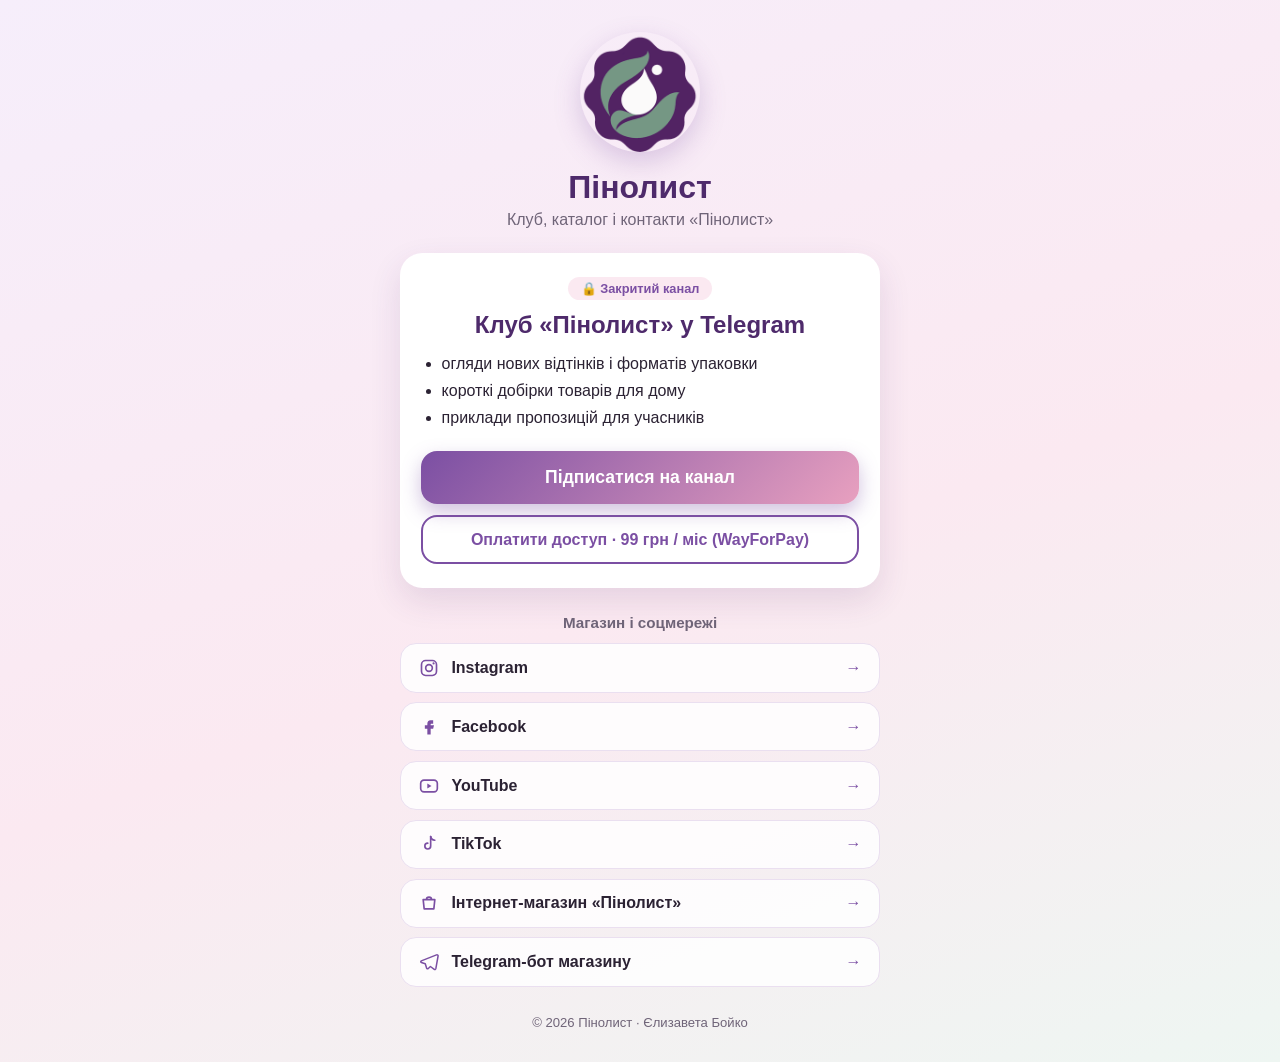
<file: index.html>
<!DOCTYPE html>
<html lang="uk">
<head>
  <meta charset="UTF-8">
  <meta name="viewport" content="width=device-width, initial-scale=1.0">
  <meta name="description" content="Пінолист — закритий клуб у Telegram, соцмережі та інтернет-магазин.">
  <title>Пінолист | Посилання</title>
  <link rel="icon" href="images/favicon.png" type="image/png">
  <link rel="stylesheet" href="css/style.css">
</head>
<body>
  <div class="page">
    <!-- Шапка: логотип і назва проєкту -->
    <header>
      <img src="images/avatar.png" alt="Логотип Пінолист" class="avatar" width="120" height="120">
      <h1>Пінолист</h1>
      <p class="subtitle">Клуб, каталог і контакти «Пінолист»</p>
    </header>

    <main>
      <!-- Основний заклик: кнопка підписки на закритий канал -->
      <section class="club">
        <span class="badge">🔒 Закритий канал</span>
        <h2>Клуб «Пінолист» у Telegram</h2>
        <ul><li>огляди нових відтінків і форматів упаковки</li><li>короткі добірки товарів для дому</li><li>приклади пропозицій для учасників</li></ul>
        <a href="https://t.me/+eC0vN3_kn0BlYjUy" class="btn-join" target="_blank" rel="noopener">Підписатися на канал</a>
        <a href="https://secure.wayforpay.com/button/bd3f54842ad53" class="btn-pay" target="_blank" rel="noopener">Оплатити доступ · 99 грн / міс (WayForPay)</a>
      </section>

      <!-- Соціальні мережі та ресурси -->
      <section>
        <p class="links-h">Магазин і соцмережі</p>
        <ul class="links"><li><a href="https://www.instagram.com/" target="_blank" rel="noopener"><svg viewBox="0 0 24 24" width="20" height="20" aria-hidden="true"><rect x="3" y="3" width="18" height="18" rx="5" fill="none" stroke="currentColor" stroke-width="2"/><circle cx="12" cy="12" r="4" fill="none" stroke="currentColor" stroke-width="2"/><circle cx="17.5" cy="6.5" r="1.3" fill="currentColor"/></svg><span>Instagram</span><span class="arrow">→</span></a></li><li><a href="https://www.facebook.com/" target="_blank" rel="noopener"><svg viewBox="0 0 24 24" width="20" height="20" aria-hidden="true"><path d="M14 8h3V4h-3c-2.8 0-4 1.8-4 4.3V10H7v4h3v7h4v-7h3l1-4h-4V8.6c0-.4.3-.6.6-.6z" fill="currentColor"/></svg><span>Facebook</span><span class="arrow">→</span></a></li><li><a href="https://www.youtube.com/" target="_blank" rel="noopener"><svg viewBox="0 0 24 24" width="20" height="20" aria-hidden="true"><rect x="2" y="5" width="20" height="14" rx="4" fill="none" stroke="currentColor" stroke-width="2"/><path d="M10 9l5 3-5 3z" fill="currentColor"/></svg><span>YouTube</span><span class="arrow">→</span></a></li><li><a href="https://www.tiktok.com/" target="_blank" rel="noopener"><svg viewBox="0 0 24 24" width="20" height="20" aria-hidden="true"><path d="M14 3v11.5a3.5 3.5 0 1 1-3.5-3.5" fill="none" stroke="currentColor" stroke-width="2" stroke-linecap="round"/><path d="M14 3c.5 2.6 2.4 4.3 5 4.5" fill="none" stroke="currentColor" stroke-width="2" stroke-linecap="round"/></svg><span>TikTok</span><span class="arrow">→</span></a></li><li><a href="../pinolyst-lab11/" target="_blank" rel="noopener"><svg viewBox="0 0 24 24" width="20" height="20" aria-hidden="true"><path d="M5 8h14l-1.2 11H6.2z" fill="none" stroke="currentColor" stroke-width="2" stroke-linejoin="round"/><path d="M9 8a3 3 0 0 1 6 0" fill="none" stroke="currentColor" stroke-width="2"/></svg><span>Інтернет-магазин «Пінолист»</span><span class="arrow">→</span></a></li><li><a href="https://t.me/PinolystShopBot" target="_blank" rel="noopener"><svg viewBox="0 0 24 24" width="20" height="20" aria-hidden="true"><path d="M21 3.5L2.8 10.6c-.9.4-.9 1.6.1 1.9l4.6 1.5 1.7 5.4c.3.8 1.3 1 1.9.4l2.6-2.4 4.6 3.4c.7.5 1.7.1 1.9-.8L22.9 4.8c.2-1-.8-1.7-1.9-1.3z" fill="none" stroke="currentColor" stroke-width="1.8" stroke-linejoin="round"/></svg><span>Telegram-бот магазину</span><span class="arrow">→</span></a></li></ul>
      </section>
    </main>

    <footer>&copy; 2026 Пінолист · Єлизавета Бойко</footer>
  </div>
</body>
</html>
</file>
<file: css/style.css>
/* Лаба 10 — сторінка з посиланнями «Пінолист» (mobile-first) */
* { box-sizing: border-box; }

body {
  margin: 0;
  min-height: 100vh;
  font-family: "Segoe UI", Arial, sans-serif;
  color: #2b2233;
  background: linear-gradient(160deg, #f6eefb 0%, #fbe9f1 55%, #eef6f2 100%);
  display: flex;
  justify-content: center;
  padding: 2rem 1rem;
}

.page { width: 100%; max-width: 30rem; text-align: center; }

/* Шапка з логотипом і назвою */
.avatar {
  width: 7.5rem;
  height: 7.5rem;
  margin: 0 auto 0.8rem;
  border-radius: 50%;
  box-shadow: 0 0.6rem 1.6rem rgba(123, 79, 163, 0.25);
  transition: transform 0.4s ease;
}

.avatar:hover { transform: rotate(-6deg) scale(1.05); }

h1 { margin: 0; font-size: 2rem; color: #4e2a6b; }

.subtitle { margin: 0.3rem 0 1.5rem; color: #6f6478; }

/* Основний заклик до підписки */
.club {
  background: #ffffff;
  border-radius: 1.4rem;
  padding: 1.5rem 1.3rem;
  box-shadow: 0 0.8rem 2rem rgba(78, 42, 107, 0.12);
  margin-bottom: 1.6rem;
}

.badge {
  display: inline-block;
  padding: 0.25rem 0.8rem;
  border-radius: 1rem;
  background: #fbe9f1;
  color: #7b4fa3;
  font-size: 0.8rem;
  font-weight: 700;
}

.club h2 { margin: 0.7rem 0; color: #4e2a6b; }

.club ul { text-align: left; margin: 0 0 1.2rem; padding-left: 1.3rem; line-height: 1.7; }

.btn-join {
  display: block;
  padding: 1rem;
  border-radius: 1rem;
  background: linear-gradient(135deg, #7b4fa3, #e8a0bf);
  color: #ffffff;
  font-weight: 800;
  font-size: 1.1rem;
  text-decoration: none;
  box-shadow: 0 0.5rem 1.2rem rgba(123, 79, 163, 0.35);
  transition: transform 0.3s ease, box-shadow 0.3s ease;
  animation: pulse 2.4s ease-in-out infinite;
}

.btn-join:hover { transform: translateY(-3px); box-shadow: 0 0.9rem 1.8rem rgba(123, 79, 163, 0.45); animation: none; }

@keyframes pulse { 50% { box-shadow: 0 0.5rem 1.8rem rgba(232, 160, 191, 0.85); } }

.btn-pay {
  display: block;
  margin-top: 0.7rem;
  padding: 0.85rem;
  border-radius: 1rem;
  border: 2px solid #7b4fa3;
  color: #7b4fa3;
  font-weight: 700;
  text-decoration: none;
  transition: background 0.3s ease, color 0.3s ease;
}

.btn-pay:hover { background: #7b4fa3; color: #ffffff; }

/* Блок «Соціальні мережі та ресурси» */
.links-h { color: #6f6478; font-size: 0.95rem; font-weight: 700; margin: 0 0 0.8rem; }

.links { list-style: none; padding: 0; margin: 0; display: grid; gap: 0.6rem; }

.links a {
  display: flex;
  align-items: center;
  gap: 0.8rem;
  padding: 0.85rem 1.1rem;
  border-radius: 1rem;
  background: rgba(255, 255, 255, 0.85);
  color: #2b2233;
  font-weight: 700;
  text-decoration: none;
  border: 1px solid #eadff0;
  transition: transform 0.3s ease, border-color 0.3s ease, background 0.3s ease;
}

.links a:hover { transform: translateX(6px); border-color: #7b4fa3; background: #ffffff; }

.links svg { color: #7b4fa3; flex: none; }

.links .arrow { margin-left: auto; color: #7b4fa3; transition: transform 0.3s ease; }

.links a:hover .arrow { transform: translateX(4px); }

footer { margin-top: 1.8rem; font-size: 0.82rem; color: #6f6478; }
</file>
